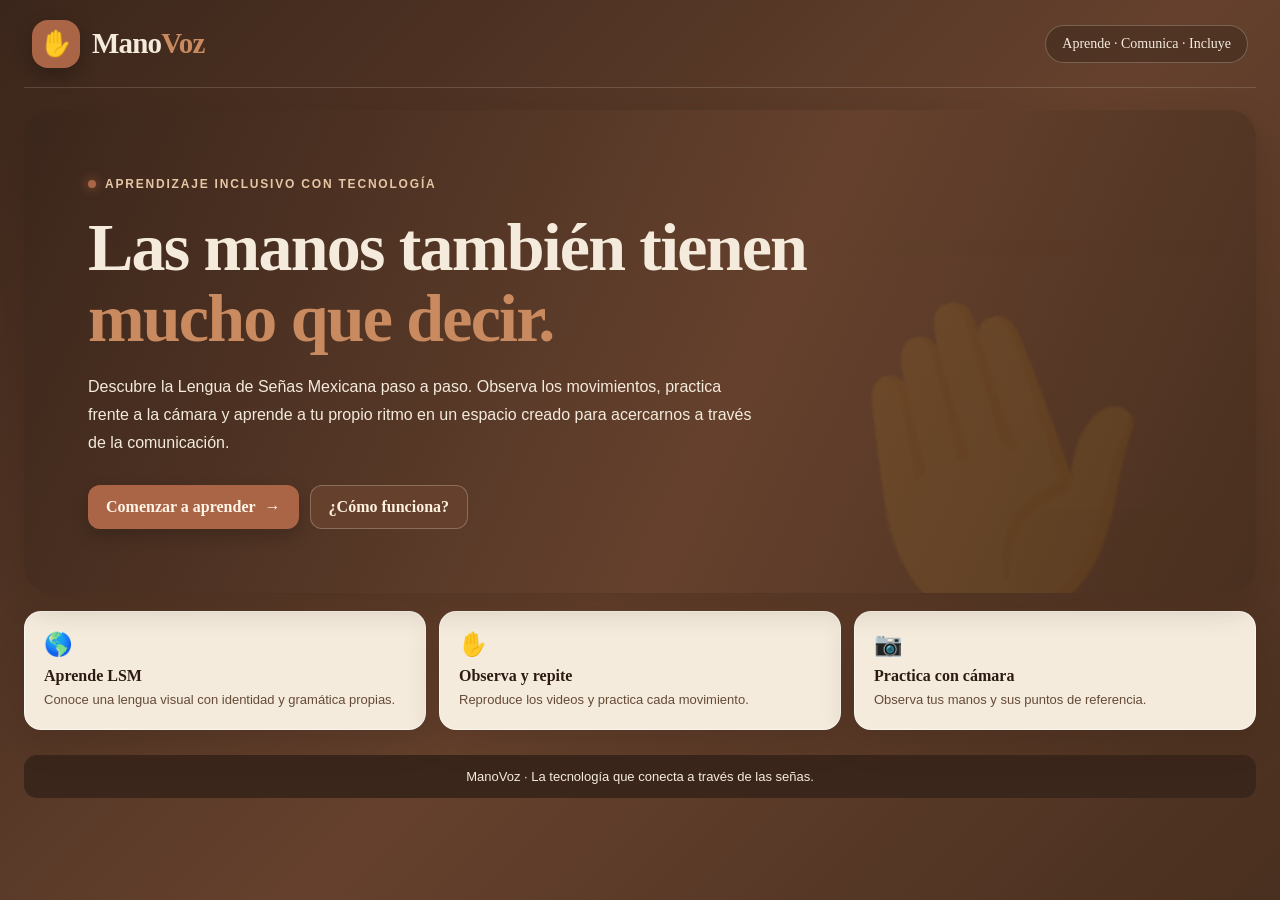
<file: index.html>
<!DOCTYPE html>
<html lang="es">
<head>
<meta charset="UTF-8">
<meta name="viewport" content="width=device-width, initial-scale=1.0">
<meta name="theme-color" content="#3B261B">
<title>ManoVoz | Aprende lengua de señas</title>
<link rel="stylesheet" href="ManoVoz.css">
</head>
<body>
<!-- Todo el contenido de la página queda dentro de este bloque. -->
<main class="shell">

<header class="topbar">
  <div class="brand">
    <div class="brand-mark">✋</div>
    <div>Mano<span>Voz</span></div>
  </div>
  <div class="top-tag">Aprende · Comunica · Incluye</div>
</header>

<!-- Primera pantalla que ve quien entra a ManoVoz. -->
<section id="home" class="view">
  <div class="hero">
    <div class="eyebrow"><span class="dot"></span> Aprendizaje inclusivo con tecnología</div>
    <h1>Las manos también tienen <span>mucho que decir.</span></h1>
    <p class="hero-copy">Descubre la Lengua de Señas Mexicana paso a paso. Observa los movimientos, practica frente a la cámara y aprende a tu propio ritmo en un espacio creado para acercarnos a través de la comunicación.</p>
    <div class="hero-actions">
      <button class="btn btn-primary" id="goSetup">Comenzar a aprender <span>→</span></button>
      <button class="btn btn-ghost" id="howWorks">¿Cómo funciona?</button>
    </div>
  </div>

  <div class="hero-bottom">
    <div class="feature"><div class="feature-icon">🌎</div><div><strong>Aprende LSM</strong><small>Conoce una lengua visual con identidad y gramática propias.</small></div></div>
    <div class="feature"><div class="feature-icon">✋</div><div><strong>Observa y repite</strong><small>Reproduce los videos y practica cada movimiento.</small></div></div>
    <div class="feature"><div class="feature-icon">📷</div><div><strong>Practica con cámara</strong><small>Observa tus manos y sus puntos de referencia.</small></div></div>
  </div>
</section>

<!-- Los datos se piden aquí y se guardan en el navegador. -->
<section id="setup" class="panel view hidden">
  <div class="panel-head">
    <div><h2>Prepara tu aprendizaje</h2><p class="sub">Personaliza tu espacio antes de comenzar.</p></div>
    <span class="step-pill">PASO 1 DE 2</span>
  </div>

  <div class="form-grid">
    <div class="field"><label for="email">Correo para guardar tu progreso</label><input id="email" type="email" placeholder="tunombre@correo.com" autocomplete="email" required></div>
    <div class="field"><label for="name">¿Cómo te llamas? (opcional)</label><input id="name" type="text" placeholder="Escribe tu nombre" autocomplete="given-name"></div>
    <div class="field"><label for="uiLanguage">Idioma de la página</label><select id="uiLanguage"><option>Español</option><option>English</option></select></div>
    <div class="field"><label for="signLanguage">Lengua de señas que quieres aprender</label><select id="signLanguage"><option>Lengua de Señas Mexicana (LSM)</option></select></div>
    <div class="field"><label for="topic">Tema que quieres practicar</label>
      <select id="topic">
        <option>Abecedario</option>
        <option>Números</option>
        <option>Saludos</option>
        <option>Palabras básicas</option>
        <option>Frases</option>
      </select>
    </div>
  </div>

  <div class="level-block">
    <label class="level-title">Selecciona tu nivel</label>
    <div class="levels">
      <div class="level-option"><input type="radio" name="level" id="beginner" value="Principiante" checked><label for="beginner"><span><strong>🌱 Principiante</strong><small>Primeros pasos y señas básicas.</small></span></label></div>
      <div class="level-option"><input type="radio" name="level" id="intermediate" value="Intermedio"><label for="intermediate"><span><strong>🌿 Intermedio</strong><small>Más palabras y expresiones.</small></span></label></div>
      <div class="level-option"><input type="radio" name="level" id="advanced" value="Avanzado"><label for="advanced"><span><strong>🚀 Avanzado</strong><small>Frases y práctica más compleja.</small></span></label></div>
    </div>
  </div>

  <div class="actions-row">
    <button class="btn btn-primary" id="start">Ir a la práctica →</button>
    <button class="btn btn-ghost" id="backHome">Volver</button>
  </div>
  <p class="disclaimer">Las lenguas de señas no son universales. Esta versión se enfoca en LSM y sus ejemplos deben consultarse con materiales confiables.</p>
</section>

<!-- En esta sección se muestran el material y la cámara. -->
<section id="practice" class="view hidden">
  <div class="panel-head practice-head">
    <div><h2 id="practiceTitle">Tu espacio de práctica</h2><p class="sub" id="welcome">¡Vamos a aprender!</p></div>
    <div class="account-actions">
      <span class="step-pill">TU ESPACIO DE APRENDIZAJE</span>
      <button class="btn btn-ghost" id="changeAccount" type="button">Cambiar cuenta / salir</button>
    </div>
  </div>

  <div class="panel encouragement">
    <strong>¡Tú puedes!</strong>
    <span>La constancia es la clave para comunicar sin límites.</span>
  </div>

  <div class="learning-grid">
    <article class="guide-card reference-card">
      <div class="guide-head"><h3>▣ &nbsp;Observa el movimiento</h3><span class="tag">VIDEO DE REFERENCIA</span></div>
      <p class="guide-description" id="guideText">Observa el movimiento y repítelo frente a la cámara.</p>
      <div class="field reference-picker">
        <label for="practiceItem">Selecciona una letra o material para practicar</label>
        <select id="practiceItem" aria-label="Seleccionar material de LSM"></select>
      </div>
      <div class="resource-frame">
        <video id="referenceVideo" class="reference-video" controls playsinline preload="metadata">Tu navegador no puede reproducir este video.</video>
        <iframe id="referenceFrame" title="Video de aprendizaje de Lengua de Señas Mexicana" loading="lazy" allow="accelerometer; autoplay; clipboard-write; encrypted-media; gyroscope; picture-in-picture; web-share" referrerpolicy="strict-origin-when-cross-origin" allowfullscreen hidden></iframe>
        <div class="frame-fallback" id="frameFallback">El video de práctica aparecerá aquí, dentro de ManoVoz.</div>
      </div>
      <p class="demo-caption" id="demoCaption">Material de referencia de LSM. Selecciona una letra para cambiar el ejemplo.</p>
      <div class="demo-controls">
        <a class="btn btn-primary" id="openReference" href="https://www.educacionincluyente.org/" target="_blank" rel="noopener">Ver fuente original ↗</a>
        <button class="btn btn-ghost" id="reloadReference" type="button">↻ Recargar video</button>
      </div>
      <p class="source-credit" id="sourceCredit">Material educativo de referencia para LSM.</p>
    </article>

    <article class="camera-card call-card">
      <div class="guide-head"><h3>▣ &nbsp;Practica frente a la cámara</h3><span class="tag">TU PRÁCTICA</span></div>
      <p class="guide-description">Mira el video y repite el movimiento mientras te observas aquí.</p>
      <div class="camera-stage" id="cameraStage">
        <div class="call-label">● EN VIVO <span>Tú</span></div>
        <video id="video" autoplay playsinline muted></video>
        <canvas id="overlay"></canvas>
        <div id="placeholder" class="placeholder">Tu cámara aparecerá aquí.<br>Actívala cuando estés listo.</div>
      </div>
      <div class="camera-adjustments">
        <label for="cameraZoom">Acercamiento <output id="zoomValue">1.0×</output></label>
        <input id="cameraZoom" type="range" min="1" max="2.5" step="0.1" value="1">
        <label for="cameraHeight">Tamaño de ventana <output id="heightValue">420 px</output></label>
        <input id="cameraHeight" type="range" min="280" max="620" step="10" value="420">
      </div>
      <details class="position-guide">
        <summary>Cómo colocar el brazo y la mano</summary>
        <p>Procura mantener el hombro, el codo, la muñeca y la mano dentro del encuadre. La imagen es una referencia general; cada seña puede necesitar una posición distinta.</p>
        <img class="arm-guide" src="https://www.clipartmax.com/png/middle/43-434229_arm-clip-art.png" alt="Ilustración de un brazo doblado con la mano abierta y los dedos extendidos" loading="lazy">
        <a class="guide-image-link" href="https://www.clipartmax.com/png/middle/43-434229_arm-clip-art.png" target="_blank" rel="noopener">Abrir imagen para guardarla ↗</a>
        <small class="guide-image-credit">Imagen de referencia: <a href="https://www.clipartmax.com/middle/m2i8H7i8Z5G6H7H7_arm-clip-art/" target="_blank" rel="noopener">ClipartMax</a>.</small>
      </details>
      <div class="subtitle" id="subtitle" aria-live="polite">Tu práctica aparecerá aquí.</div>
      <div class="status" id="status">Pulsa “Activar cámara” para comenzar.</div>
      <div class="camera-actions">
        <button class="btn btn-primary" id="activate">Activar cámara</button>
        <button class="btn btn-ghost" id="newChallenge" type="button">Otra práctica ↻</button>
        <button class="btn btn-ghost" id="stop">Apagar cámara</button>
      </div>
    </article>
  </div>

  <div class="panel tips-panel">
    <div><strong>Sobre esta práctica</strong><p class="disclaimer">Observa con atención la forma y orientación de la mano. Repite el movimiento a tu ritmo y consulta fuentes de LSM para confirmar cada seña.</p></div>
    <div><strong>Consejos para practicar</strong><p class="disclaimer">Busca buena iluminación, mantén las manos dentro del encuadre y pausa el video cuando necesites observar un detalle.</p></div>
  </div>

  <p class="disclaimer">Aviso: la cámara detecta puntos de referencia de las manos, pero todavía no identifica ni califica automáticamente qué seña realizas. Para esa función se necesita un modelo entrenado y validado con ejemplos de LSM.</p>
  <button class="back-link" id="backSetup">← Cambiar mis opciones</button>
</section>

<div class="how-overlay hidden" id="howModal" role="dialog" aria-modal="true" aria-labelledby="howTitle">
  <section class="how-modal">
    <button class="how-close" id="closeHow" type="button" aria-label="Cerrar">×</button>
    <div class="eyebrow"><span class="dot"></span> CONOCE MANOVOZ</div>
    <h2 id="howTitle">¿Qué es ManoVoz?</h2>
    <p>ManoVoz es una página educativa diseñada para acercar a estudiantes a la Lengua de Señas Mexicana (LSM) mediante materiales visuales y práctica interactiva. Su propósito es promover el aprendizaje, la comunicación y la inclusión.</p>
    <div class="how-steps">
      <div class="how-step"><strong>1. Crea tu perfil</strong><p>Escribe un correo para identificar tu perfil en este dispositivo y conservar tus datos de práctica.</p></div>
      <div class="how-step"><strong>2. Elige qué aprender</strong><p>Selecciona un tema y tu nivel: principiante, intermedio o avanzado.</p></div>
      <div class="how-step"><strong>3. Observa las señas</strong><p>Consulta el video de referencia, pausa cuando lo necesites y repite los movimientos.</p></div>
      <div class="how-step"><strong>4. Practica con la cámara</strong><p>Activa la cámara para ver tu mano y los puntos que detecta el sistema.</p></div>
    </div>
    <p><strong>Importante:</strong> la cámara detecta puntos de referencia de las manos, pero esta versión todavía no reconoce ni califica automáticamente las señas. Los videos son material de apoyo; conviene aprender con personas y fuentes especializadas en LSM.</p>
    <div class="privacy-note"><strong>Privacidad:</strong> este prototipo guarda el correo y las preferencias únicamente en el almacenamiento local del navegador. No envía el correo a un servidor ni permite recuperar el perfil en otro dispositivo. Para una demostración escolar, usa un correo de prueba y no ingreses información personal sensible.</div>
    <div class="actions-row"><button class="btn btn-primary" id="understoodHow" type="button">Entendido</button></div>
  </section>
</div>

<footer>ManoVoz · La tecnología que conecta a través de las señas.</footer>
</main>

<script type="module">
function obtenerElemento(id) {
  return document.getElementById(id);
}
let camara = null;
let detectorManos = null;
let detectorBrazos = null;
let animacion = 0;
const secciones = ["home", "setup", "practice"];
const letras = "ABCDEFGHIJKLMNOPQRSTUVWXYZ".split("");

// Los videos se organizan por tema para que sea más sencillo cambiarlos.
const materiales={
 "Abecedario":{
   kind:"mp4",
   label:"Abecedario en LSM",
   video:"https://www.educacionincluyente.org/wp-content/uploads/2019/10/Video-ABC.mp4",
   url:"https://www.educacionincluyente.org/",
   caption:"Video del abecedario en Lengua de Señas Mexicana. El video muestra el alfabeto completo; selecciona una letra para enfocarte en ella.",
   credit:"Video: Educación Incluyente, A.C. · Abecedario en Lengua de Señas Mexicana."
 },
 "Números":{
   kind:"youtube",
   label:"Números en LSM",
   video:"1pLA_oJwCmw",
   url:"https://www.youtube.com/watch?v=1pLA_oJwCmw",
   caption:"Video de números en Lengua de Señas Mexicana. Observa y pausa para repetir cada ejemplo.",
   credit:"Video: ¡Aprende Lengua de Señas Mexicana! · Números del 1 al millón."
 },
 "Saludos":{
   kind:"mp4",
   label:"Saludos en LSM",
   video:"https://www.educacionincluyente.org/wp-content/uploads/2022/02/Saludos-en-LSM.mp4",
   url:"https://www.educacionincluyente.org/",
   caption:"Video de saludos y expresiones cotidianas en LSM: observa cada seña y repítela frente a la cámara.",
   credit:"Video: Educación Incluyente, A.C. · Saludos en LSM."
 },
 "Palabras básicas":{
   kind:"mp4",
   label:"Expresiones básicas en LSM",
   video:"https://www.educacionincluyente.org/wp-content/uploads/2022/02/Saludos-en-LSM.mp4",
   url:"https://www.educacionincluyente.org/",
   caption:"Para comenzar, practica expresiones básicas de cortesía y comunicación. Este material incluye saludos y expresiones cotidianas.",
   credit:"Video: Educación Incluyente, A.C. · Saludos en LSM."
 },
 "Frases":{
   kind:"mp4",
   label:"Frases y expresiones en LSM",
   video:"https://www.educacionincluyente.org/wp-content/uploads/2022/02/Saludos-en-LSM.mp4",
   url:"https://www.educacionincluyente.org/",
   caption:"Practica las expresiones del video. Puedes pausar, repetir y observarte al mismo tiempo en la cámara.",
   credit:"Video: Educación Incluyente, A.C. · Saludos en LSM."
 }
};

// Retos de texto para practicar. No representan una lectura automática de la cámara.
const retosPorTema={
 "Abecedario":letras,
 "Números":["1","2","3","4","5","6","7","8","9","10"],
 "Saludos":["HOLA","BUENOS DÍAS","BUENAS TARDES","BUENAS NOCHES","ADIÓS"],
 "Palabras básicas":["GRACIAS","POR FAVOR","AGUA","CASA","AMIGO/A"],
 "Frases":["¿CÓMO ESTÁS?","MI NOMBRE ES…","MUCHO GUSTO","¿CÓMO TE LLAMAS?"]
};

// Solo una de estas pantallas queda visible a la vez.
function show(id){
  secciones.forEach(v=>obtenerElemento(v).classList.toggle("hidden",v!==id));
  window.scrollTo({top:0,behavior:"smooth"});
}

// Actualiza el video y el texto cuando se cambia el tema.
function mostrarReto(valor){
  const tema=obtenerElemento("topic").value;
  const nombre=tema==="Abecedario"?"Letra":"Reto";
  obtenerElemento("subtitle").textContent=nombre+": "+valor;
  obtenerElemento("guideText").textContent="Toma el video como apoyo y practica este reto frente a la cámara. No todos los retos tienen un clip individual.";
}

function renderReference(){
  const topic=obtenerElemento("topic").value;
  const data=materiales[topic]||materiales["Abecedario"];
  const picker=obtenerElemento("practiceItem");
  const previous=picker.value;
  const opciones=[...(retosPorTema[topic]||retosPorTema["Abecedario"])];
  if(topic==="Saludos"||topic==="Palabras básicas"||topic==="Frases"){
    opciones.sort((a,b)=>a.localeCompare(b,"es",{sensitivity:"base"}));
  }

  picker.innerHTML="";
  opciones.forEach(valor=>{
    const option=document.createElement("option");
    option.value=valor;
    option.textContent=topic==="Abecedario"?"Letra "+valor:valor;
    picker.appendChild(option);
  });

  // Mantiene la opción anterior si existe; de lo contrario elige una al azar.
  picker.value=opciones.includes(previous)
    ? previous
    : opciones[Math.floor(Math.random()*opciones.length)];

  const video=obtenerElemento("referenceVideo");
  const frameEl=obtenerElemento("referenceFrame");
  obtenerElemento("openReference").href=data.url;
  obtenerElemento("frameFallback").textContent="Si el video no carga, revisa tu conexión a internet o abre la fuente original.";

  if(data.kind==="mp4"){
    frameEl.hidden=true;
    frameEl.src="about:blank";
    video.hidden=false;
    video.src=data.video;
    video.load();
  }else{
    video.pause();
    video.removeAttribute("src");
    video.load();
    video.hidden=true;
    frameEl.hidden=false;
    frameEl.src="https://www.youtube-nocookie.com/embed/"+data.video+"?rel=0";
  }

  const item=picker.value;
  obtenerElemento("demoCaption").textContent=data.caption;
  obtenerElemento("sourceCredit").textContent=data.credit;
  mostrarReto(item);
}
try{
  const saved=JSON.parse(localStorage.getItem("manovoz_perfil")||"null");
  if(saved){
    obtenerElemento("email").value=saved.email||"";
    obtenerElemento("name").value=saved.name||"";
    if(saved.language)obtenerElemento("signLanguage").value=saved.language;
    if(saved.topic)obtenerElemento("topic").value=saved.topic;
    const levelInput=document.querySelector('input[name="level"][value="'+saved.level+'"]');
    if(levelInput)levelInput.checked=true;
  }
}catch(e){}

// Coloca en pantalla las opciones que eligió la persona.
function enterPractice(profile){
  obtenerElemento("email").value=profile.email||"";
  obtenerElemento("name").value=profile.name||"";
  if(profile.language)obtenerElemento("signLanguage").value=profile.language;
  if(profile.topic)obtenerElemento("topic").value=profile.topic;

  const levelInput=document.querySelector('input[name="level"][value="'+(profile.level||"Principiante")+'"]');
  if(levelInput)levelInput.checked=true;

  const language=profile.language||obtenerElemento("signLanguage").value;
  const level=profile.level||"Principiante";
  const topic=profile.topic||obtenerElemento("topic").value;

  obtenerElemento("practiceTitle").textContent="Práctica: "+topic;
  obtenerElemento("welcome").textContent=(profile.name?"¡Hola, "+profile.name+"! ":"¡Comencemos! ")+"Elegiste "+language+" · Nivel "+level+".";
  renderReference();
  show("practice");
}

obtenerElemento("goSetup").onclick=()=>{
  let saved=null;
  try{saved=JSON.parse(localStorage.getItem("manovoz_perfil")||"null")}catch(e){}
  if(saved&&saved.email)enterPractice(saved);
  else show("setup");
};

obtenerElemento("changeAccount").onclick=async()=>{
  await stopCamera();
  try{
    localStorage.removeItem("manovoz_perfil");
    localStorage.removeItem("manovoz_ultimo_correo");
  } catch (error) { /* Si el navegador no permite guardar, la página puede continuar. */ }
  obtenerElemento("email").value="";
  obtenerElemento("name").value="";
  obtenerElemento("topic").value="Abecedario";
  obtenerElemento("signLanguage").selectedIndex=0;
  const beginner=document.querySelector('input[name="level"][value="Principiante"]');
  if(beginner)beginner.checked=true;
  show("setup");
  obtenerElemento("email").focus();
};

function openHow(){
  obtenerElemento("howModal").classList.remove("hidden");
  obtenerElemento("closeHow").focus();
}
function closeHow(){
  obtenerElemento("howModal").classList.add("hidden");
  obtenerElemento("howWorks").focus();
}

obtenerElemento("howWorks").onclick=openHow;
obtenerElemento("closeHow").onclick=closeHow;
obtenerElemento("understoodHow").onclick=closeHow;
obtenerElemento("howModal").addEventListener("click",e=>{
  if(e.target===obtenerElemento("howModal"))closeHow();
});
document.addEventListener("keydown",e=>{
  if(e.key==="Escape"&&!obtenerElemento("howModal").classList.contains("hidden"))closeHow();
});

obtenerElemento("backHome").onclick=()=>show("home");
obtenerElemento("topic").addEventListener("change",renderReference);

obtenerElemento("practiceItem").addEventListener("change",()=>{
  mostrarReto(obtenerElemento("practiceItem").value);
});

obtenerElemento("newChallenge").onclick=()=>{
  const picker=obtenerElemento("practiceItem");
  const opciones=Array.from(picker.options).map(option=>option.value);
  if(!opciones.length)return;

  let siguiente=opciones[Math.floor(Math.random()*opciones.length)];
  if(opciones.length>1){
    while(siguiente===picker.value){
      siguiente=opciones[Math.floor(Math.random()*opciones.length)];
    }
  }
  picker.value=siguiente;
  mostrarReto(siguiente);
};

obtenerElemento("reloadReference").onclick=()=>renderReference();

obtenerElemento("start").onclick=()=>{
  const email=obtenerElemento("email").value.trim().toLowerCase();
  if(!email||!obtenerElemento("email").checkValidity()){
    obtenerElemento("email").reportValidity();
    obtenerElemento("email").focus();
    return;
  }

  const name=obtenerElemento("name").value.trim();
  const language=obtenerElemento("signLanguage").value;
  const level=document.querySelector('input[name="level"]:checked').value;
  const topic=obtenerElemento("topic").value;
  const profile={email,name,language,level,topic,lastVisit:new Date().toISOString()};

  try{
    localStorage.setItem("manovoz_perfil",JSON.stringify(profile));
    localStorage.setItem("manovoz_ultimo_correo",email);
  }catch(e){
    alert("No se pudo guardar el perfil en este navegador. Puedes continuar, pero los datos podrían no conservarse.");
  }

  enterPractice(profile);
};

obtenerElemento("backSetup").onclick=async()=>{
  await stopCamera();
  show("setup");
};

function status(t){obtenerElemento("status").textContent=t}

// Detiene la cámara y también limpia el dibujo de los puntos.
async function stopCamera(){
  if(animacion)cancelAnimationFrame(animacion);
  animacion=0;
  if(camara)camara.getTracks().forEach(t=>t.stop());
  camara=null;
  obtenerElemento("video").srcObject=null;
  obtenerElemento("placeholder").classList.remove("hidden");
  obtenerElemento("overlay").width=1;
  obtenerElemento("overlay").height=1;
  if(obtenerElemento("practiceItem").value)mostrarReto(obtenerElemento("practiceItem").value);else obtenerElemento("subtitle").textContent="Elige un reto para comenzar.";
}

obtenerElemento("stop").onclick=stopCamera;

// Estos controles cambian solo el encuadre que se muestra en pantalla.
obtenerElemento("cameraZoom").addEventListener("input",e=>{
  const zoom=Number(e.target.value);
  obtenerElemento("cameraStage").style.setProperty("--camera-zoom",String(zoom));
  obtenerElemento("zoomValue").textContent=zoom.toFixed(1)+"×";
});
obtenerElemento("cameraHeight").addEventListener("input",e=>{
  const height=Number(e.target.value);
  obtenerElemento("cameraStage").style.height=height+"px";
  obtenerElemento("heightValue").textContent=height+" px";
});

obtenerElemento("activate").onclick=async()=>{
  await stopCamera();

  if(!navigator.mediaDevices?.getUserMedia){
    status("No se puede solicitar la cámara desde esta dirección. Abre la página mediante HTTPS o localhost; abrir el archivo directamente puede bloquearla.");
    return;
  }
  if(!window.isSecureContext){
    status("Esta dirección no es segura para usar la cámara. Abre ManoVoz desde HTTPS o localhost.");
    return;
  }

  try{
    status("Solicitando permiso para usar la cámara…");
    camara=await navigator.mediaDevices.getUserMedia({
      audio:false,
      video:{facingMode:"user",width:{ideal:1280},height:{ideal:720}}
    });
    obtenerElemento("video").srcObject=camara;
    await obtenerElemento("video").play();
    obtenerElemento("placeholder").classList.add("hidden");
    mostrarReto(obtenerElemento("practiceItem").value);
    status("Cámara conectada. Cargando detector de manos…");
    await loadDetector();
    if(detectorManos)detect();
  }catch(e){
    let msg="No se pudo abrir la cámara.";
    if(["NotAllowedError","PermissionDeniedError"].includes(e.name))msg="El acceso fue bloqueado. Revisa el permiso de cámara de este sitio en Chrome y los ajustes de privacidad de Android.";
    if(e.name==="NotFoundError")msg="No se encontró una cámara disponible.";
    if(e.name==="NotReadableError")msg="La cámara podría estar ocupada por otra aplicación. Cierra otras apps que la usen.";
    status(msg+" ("+(e.name||"Error")+")");
    obtenerElemento("subtitle").textContent="No se pudo activar la cámara.";
  }
};

// Esta herramienta encuentra puntos de la mano; no interpreta señas completas.
async function loadDetector(){
  try{
    const vision=await import("https://cdn.jsdelivr.net/npm/@mediapipe/tasks-vision@0.10.14");
    const files=await vision.FilesetResolver.forVisionTasks(
      "https://cdn.jsdelivr.net/npm/@mediapipe/tasks-vision@0.10.14/wasm"
    );

    try{
      detectorManos=await vision.HandLandmarker.createFromOptions(files,{
        baseOptions:{
          modelAssetPath:"https://storage.googleapis.com/mediapipe-models/hand_landmarker/hand_landmarker/float16/1/hand_landmarker.task",
          delegate:"GPU"
        },
        runningMode:"VIDEO",
        numHands:2
      });
    }catch(error){
      detectorManos=null;
    }

    try{
      detectorBrazos=await vision.PoseLandmarker.createFromOptions(files,{
        baseOptions:{
          modelAssetPath:"https://storage.googleapis.com/mediapipe-models/pose_landmarker/pose_landmarker_lite/float16/1/pose_landmarker_lite.task",
          delegate:"GPU"
        },
        runningMode:"VIDEO",
        numPoses:1
      });
    }catch(error){
      detectorBrazos=null;
    }

    if(detectorManos||detectorBrazos){
      const partes=[];
      if(detectorManos)partes.push("manos");
      if(detectorBrazos)partes.push("brazos");
      status("Detector listo: se están localizando "+partes.join(" y ")+". No reconoce señas completas.");
    }else{
      status("No se pudieron cargar los detectores. Revisa tu conexión a internet.");
    }
  }catch(e){
    status("No se pudo cargar MediaPipe. Revisa tu conexión a internet.");
  }
}

// Se repite mientras la cámara está encendida para actualizar los puntos.
function detect(){
  if(!camara)return;
  const v=obtenerElemento("video");
  const c=obtenerElemento("overlay");
  const ctx=c.getContext("2d");

  if(v.readyState>=2&&(detectorManos||detectorBrazos)){
    if(c.width!==v.videoWidth||c.height!==v.videoHeight){
      c.width=v.videoWidth;
      c.height=v.videoHeight;
    }
    ctx.clearRect(0,0,c.width,c.height);

    try{
      // Puntos de las manos y líneas de los dedos.
      const tiempo=performance.now();
      const resultadoManos=detectorManos
        ? detectorManos.detectForVideo(v,tiempo).landmarks||[]
        : [];
      const resultadoBrazos=detectorBrazos
        ? detectorBrazos.detectForVideo(v,tiempo).landmarks||[]
        : [];

      if(detectorManos){
        const hands=resultadoManos;
        hands.forEach(points=>{
          ctx.fillStyle="#F4EBDD";
          ctx.strokeStyle="#AA6547";
          ctx.lineWidth=3;

          const dentro=(p)=>p&&p.x>=0&&p.x<=1&&p.y>=0&&p.y<=1;
          points.forEach(p=>{
            if(!dentro(p))return;
            ctx.beginPath();
            ctx.arc(p.x*c.width,p.y*c.height,5,0,Math.PI*2);
            ctx.fill();
          });

          [[0,1],[1,2],[2,3],[3,4],[0,5],[5,6],[6,7],[7,8],[5,9],[9,10],[10,11],[11,12],[9,13],[13,14],[14,15],[15,16],[13,17],[17,18],[18,19],[19,20],[0,17]].forEach(([a,b])=>{
            if(!dentro(points[a])||!dentro(points[b]))return;
            ctx.beginPath();
            ctx.moveTo(points[a].x*c.width,points[a].y*c.height);
            ctx.lineTo(points[b].x*c.width,points[b].y*c.height);
            ctx.stroke();
          });
        });
      }

      // PoseLandmarker ubica hombros, codos y muñecas para mostrar los brazos.
      if(detectorBrazos){
        const poses=resultadoBrazos;
        poses.forEach(pose=>{
          const segmentos=[[11,13],[13,15],[12,14],[14,16]];
          ctx.strokeStyle="#E8B887";
          ctx.fillStyle="#FFF9F0";
          ctx.lineWidth=6;
          ctx.lineCap="round";

          segmentos.forEach(([a,b])=>{
            const inicio=pose[a];
            const fin=pose[b];
            const visible=(p)=>p&&(p.visibility??1)>0.45&&p.x>=0&&p.x<=1&&p.y>=0&&p.y<=1;
            if(visible(inicio)&&visible(fin)){
              ctx.beginPath();
              ctx.moveTo(inicio.x*c.width,inicio.y*c.height);
              ctx.lineTo(fin.x*c.width,fin.y*c.height);
              ctx.stroke();
            }
          });

          [11,12,13,14,15,16].forEach(i=>{
            const punto=pose[i];
            if(punto&&(punto.visibility??1)>0.45&&punto.x>=0&&punto.x<=1&&punto.y>=0&&punto.y<=1){
              ctx.beginPath();
              ctx.arc(punto.x*c.width,punto.y*c.height,7,0,Math.PI*2);
              ctx.fill();
            }
          });
        });
      }

      const manos=resultadoManos.length;
      const brazos=resultadoBrazos.length;
      status((manos?"Manos localizadas. ":"")+(brazos?"Brazos localizados. ":"")+
        (manos||brazos?"Los puntos son referencias visuales, no evaluación de la seña.":"Acércate un poco y procura que tus hombros, brazos y manos queden dentro de la imagen."));
    }catch(e){
      status("No se pudo actualizar el seguimiento. Intenta acomodarte frente a la cámara.");
    }
  }

  animacion=requestAnimationFrame(detect);
}
</script>
</body>
</html>
</file>
<file: ManoVoz.css>
/* Colores que se usan en distintas partes del diseño. */
:root {
  --soil: #3B261B;
  --roman: #65412D;
  --wood: #805638;
  --terra: #AA6547;
  --ivory: #F4EBDD;
  --cream: #F4EBDD;
  --paper: #E9D8C0;
  --ink: #2D1B12;
  --muted: #654A36;
  --line: rgba(73,47,31,.18);
  --shadow: 0 12px 32px rgba(47,27,15,.22);
}

* {
  box-sizing: border-box;
}

html {
  scroll-behavior: smooth;
}

body {
  margin: 0;
  min-height: 100vh;
  background: linear-gradient(135deg,#3B261B,#65412D 55%,#492F1F);
  color: var(--ink);
  font-family: Georgia,"Times New Roman",serif;
}

button,input,select {
  font: inherit;
}

button {
  cursor: pointer;
}

/* Ancho máximo y margen general de la página. */
.shell {
  width: min(1500px,100%);
  margin: auto;
  padding: 0 24px 24px;
}

.topbar {
  height: 88px;
  display: flex;
  align-items: center;
  justify-content: space-between;
  gap: 16px;
  padding: 0 8px;
  border-bottom: 1px solid #ffffff25;
  margin-bottom: 22px;
}

.brand {
  display: flex;
  align-items: center;
  gap: 12px;
  font-weight: 900;
  font-size: 29px;
  color: var(--cream);
  letter-spacing: -.8px;
}

.brand-mark {
  width: 48px;
  height: 48px;
  border-radius: 16px;
  background: var(--terra);
  display: grid;
  place-items: center;
  color: #fff0dc;
  font-size: 25px;
  box-shadow: 0 7px 18px #0004;
}

.brand span {
  color: #C98A5F;
}

.top-tag {
  color: var(--cream);
  font-size: 14px;
  background: #0003;
  border: 1px solid #f3e7d544;
  border-radius: 999px;
  padding: 10px 16px;
}

.view {
  animation: appear .3s ease both;
}

@keyframes appear {
  from {opacity:0;transform:translateY(7px)}
  to {opacity:1;transform:translateY(0)}
}

/* Portada principal. */
.hero {
  position: relative;
  overflow: hidden;
  border-radius: 27px;
  padding: clamp(28px,5vw,64px);
  background: linear-gradient(115deg,#3B261B 0%,#65412D 58%,#492F1F 100%);
  color: var(--cream);
  box-shadow: var(--shadow);
}

.hero:after {
  content: "✋";
  position: absolute;
  right: 6%;
  bottom: -38px;
  font-size: clamp(150px,23vw,300px);
  opacity: .08;
  transform: rotate(-15deg);
}

.eyebrow {
  display: inline-flex;
  align-items: center;
  gap: 9px;
  color: #E6C6A5;
  font: 700 12px Arial,sans-serif;
  letter-spacing: 1.8px;
  text-transform: uppercase;
}

.dot {
  width: 8px;
  height: 8px;
  border-radius: 50%;
  background: var(--terra);
  box-shadow: 0 0 12px var(--terra);
}

.hero h1 {
  font-size: clamp(38px,6vw,68px);
  line-height: 1.04;
  letter-spacing: -1.8px;
  max-width: 740px;
  margin: 20px 0;
}

.hero h1 span {
  color: #C98A5F;
}

.hero-copy {
  color: var(--cream);
  font: 16px/1.75 Arial,sans-serif;
  max-width: 670px;
  margin-bottom: 28px;
}

.hero-actions {
  display: flex;
  flex-wrap: wrap;
  gap: 11px;
  position: relative;
  z-index: 1;
}

.btn {
  display: inline-flex;
  justify-content: center;
  align-items: center;
  gap: 9px;
  border: 0;
  border-radius: 12px;
  padding: 12px 18px;
  font-weight: 700;
  text-decoration: none;
  transition: transform .18s,filter .18s,background .18s;
}

.btn:hover {
  transform: translateY(-2px);
  filter: brightness(1.06);
}

.btn-primary {
  background: var(--terra);
  color: #fff4e8;
  box-shadow: 0 7px 18px #0003;
}

.btn-ghost {
  background: var(--roman);
  color: #fff1df;
  border: 1px solid #f3e7d544;
}

.hero-bottom {
  display: grid;
  grid-template-columns: repeat(3,1fr);
  gap: 13px;
  margin-top: 18px;
}

.feature {
  background: var(--cream);
  border: 1px solid #fff8;
  border-radius: 17px;
  padding: 19px;
  color: var(--ink);
  box-shadow: var(--shadow);
}

.feature-icon {
  font-size: 23px;
  margin-bottom: 9px;
}

.feature strong {
  display: block;
  font-size: 16px;
  margin-bottom: 5px;
}

.feature small {
  color: var(--muted);
  font: 13px/1.5 Arial,sans-serif;
}

.panel {
  background: var(--cream);
  border: 1px solid #fff8;
  border-radius: 23px;
  padding: clamp(18px,3vw,30px);
  box-shadow: var(--shadow);
  margin-top: 18px;
}

.panel-head {
  display: flex;
  align-items: flex-start;
  justify-content: space-between;
  gap: 15px;
  margin-bottom: 22px;
}

.panel h2 {
  font-size: clamp(23px,3vw,30px);
  margin: 0 0 7px;
  color: var(--soil);
}

.sub {
  color: var(--muted);
  margin: 0;
  line-height: 1.55;
  font: 14px/1.55 Arial,sans-serif;
}

.step-pill {
  white-space: nowrap;
  border: 1px solid #AA654755;
  border-radius: 999px;
  padding: 8px 12px;
  color: var(--wood);
  font: 700 11px Arial,sans-serif;
  letter-spacing: .7px;
}

.form-grid {
  display: grid;
  grid-template-columns: repeat(2,minmax(0,1fr));
  gap: 17px;
}

.field label {
  display: block;
  font: 700 13px Arial,sans-serif;
  color: var(--wood);
  margin: 0 0 8px;
}

.field input,
.field select {
  width: 100%;
  min-height: 48px;
  padding: 12px 14px;
  border: 1px solid #70533655;
  border-radius: 11px;
  background: #FFF9F0;
  color: var(--soil);
  outline: none;
}

.field input:focus,
.field select:focus {
  border-color: var(--terra);
  box-shadow: 0 0 0 3px #AA654722;
}

.level-block {
  margin-top: 20px;
}

.level-title {
  display: block;
  color: var(--wood);
  font: 700 13px Arial,sans-serif;
  margin-bottom: 9px;
}

.levels {
  display: grid;
  grid-template-columns: repeat(3,1fr);
  gap: 11px;
}

.level-option {
  position: relative;
}

.level-option input {
  position: absolute;
  opacity: 0;
  pointer-events: none;
}

.level-option label {
  display: block;
  height: 100%;
  border: 1px solid #70533655;
  border-radius: 14px;
  padding: 15px;
  background: #FFF9F0;
  cursor: pointer;
  transition: .2s;
}

.level-option label strong {
  display: block;
  margin-bottom: 5px;
  color: var(--soil);
}

.level-option label small {
  color: var(--muted);
  font: 12px/1.4 Arial,sans-serif;
}

.level-option input:checked+label {
  border-color: var(--terra);
  background: #EFD6C1;
  box-shadow: inset 0 0 0 1px #AA654755;
}

.actions-row {
  display: flex;
  gap: 10px;
  flex-wrap: wrap;
  margin-top: 22px;
}

/* Video de ejemplo y cámara, uno junto al otro en pantallas grandes. */
.learning-grid {
  display: grid;
  grid-template-columns: minmax(0,1fr) minmax(300px,.9fr);
  gap: 16px;
  margin-top: 16px;
}

.guide-card,
.camera-card {
  background: #FFF9F0;
  border: 1px solid #7053362c;
  border-radius: 18px;
  padding: 17px;
  min-width: 0;
  box-shadow: 0 6px 18px #0002;
}

.guide-head {
  display: flex;
  align-items: center;
  justify-content: space-between;
  gap: 10px;
  margin-bottom: 8px;
}

.guide-head h3,
.camera-card h3 {
  font-size: 18px;
  margin: 0;
  color: var(--soil);
}

.tag {
  font: 700 10px Arial,sans-serif;
  letter-spacing: .7px;
  color: #8C4D2D;
  background: #F0D8C5;
  border: 1px solid #AA654744;
  padding: 6px 9px;
  border-radius: 999px;
}

.guide-description {
  color: var(--muted);
  font: 13px/1.5 Arial,sans-serif;
  margin: 7px 0 12px;
}

.reference-picker {
  margin: 10px 0 12px;
}

.resource-frame {
  position: relative;
  min-height: 0;
  border: 1px solid #70533644;
  border-radius: 14px;
  overflow: hidden;
  background: #2F1D14;
}

.resource-frame iframe {
  display: block;
  width: 100%;
  height: auto;
  aspect-ratio: 4/3;
  border: 0;
  background: #2F1D14;
}

.reference-video {
  display: block;
  width: 100%;
  height: auto;
  aspect-ratio: 4/3;
  max-height: none;
  object-fit: contain;
  background: #2F1D14;
}

.resource-frame iframe[hidden],
.resource-frame video[hidden] {
  display: none !important;
}

.frame-fallback {
  padding: 10px 14px;
  color: var(--soil);
  font: 12px Arial,sans-serif;
  background: var(--paper);
}

.source-credit {
  font: 11px/1.5 Arial,sans-serif;
  color: var(--muted);
  margin: 10px 0 0;
}

.demo-caption {
  font: 12px/1.5 Arial,sans-serif;
  color: var(--muted);
  text-align: center;
  margin: 10px 0 0;
}

.demo-controls {
  display: flex;
  align-items: center;
  justify-content: space-between;
  gap: 10px;
  margin-top: 12px;
  flex-wrap: wrap;
}

.demo-controls button,
.demo-controls .btn {
  padding: 9px 12px;
  font-size: 12px;
}

/* Aquí se coloca el video de la cámara y el dibujo de las manos. */
.camera-stage {
  position: relative;
  min-height: 235px;
  aspect-ratio: 4/3;
  background: #2F1D14;
  border-radius: 14px;
  overflow: hidden;
  display: grid;
  place-items: center;
}

video {
  width: 100%;
  max-height: 350px;
  object-fit: cover;
  transform: scaleX(-1);
  display: block;
}

canvas {
  position: absolute;
  inset: 0;
  width: 100%;
  height: 100%;
  transform: scaleX(-1);
  pointer-events: none;
}

.placeholder {
  color: var(--cream);
  font: 13px/1.5 Arial,sans-serif;
  text-align: center;
  padding: 24px;
}

.subtitle {
  background: var(--paper);
  color: var(--soil);
  border: 1px solid #70533633;
  border-radius: 11px;
  padding: 13px;
  text-align: center;
  font-weight: 800;
  font-size: 19px;
  margin-top: 11px;
  min-height: 50px;
}

.status {
  font: 12px/1.5 Arial,sans-serif;
  color: var(--muted);
  background: var(--cream);
  border: 1px solid #70533630;
  border-radius: 10px;
  padding: 10px;
  margin-top: 10px;
  overflow-wrap: anywhere;
}

.camera-actions {
  display: flex;
  gap: 8px;
  flex-wrap: wrap;
  margin-top: 10px;
}

.camera-actions .btn {
  font-size: 12px;
  padding: 10px 13px;
}

.disclaimer {
  font: 12px/1.6 Arial,sans-serif;
  color: var(--muted);
  margin: 14px 2px 0;
}

.back-link {
  border: 0;
  background: none;
  color: var(--wood);
  padding: 9px 0;
  font-weight: 700;
}

.hidden {
  display: none !important;
}

.practice-head {
  padding: 5px 4px 0;
}

.account-actions {
  display: flex;
  align-items: center;
  gap: 9px;
  flex-wrap: wrap;
}

.account-actions .btn {
  padding: 9px 13px;
  font-size: 12px;
}

.encouragement {
  margin-top: 12px;
  padding: 16px;
  background: linear-gradient(100deg,#E9D8C0,#F4EBDD);
}

.encouragement strong {
  font-size: 19px;
  color: var(--soil);
}

.encouragement span {
  font: 13px Arial,sans-serif;
  color: var(--muted);
  margin-left: 10px;
}

.tips-panel {
  display: grid;
  grid-template-columns: 1fr 1fr;
  gap: 20px;
  margin-top: 16px;
}

.tips-panel strong {
  color: var(--soil);
}

footer {
  text-align: center;
  color: var(--cream);
  font: 13px Arial,sans-serif;
  margin-top: 25px;
  padding: 14px;
  background: var(--soil);
  border-radius: 13px;
}

.how-overlay {
  position: fixed;
  inset: 0;
  z-index: 50;
  background: #24150dcc;
  display: grid;
  place-items: center;
  padding: 18px;
  backdrop-filter: blur(5px);
}

.how-overlay.hidden {
  display: none !important;
}

.how-modal {
  width: min(680px,100%);
  max-height: min(85vh,760px);
  overflow: auto;
  background: var(--cream);
  color: var(--ink);
  border: 1px solid #fff8;
  border-radius: 24px;
  padding: clamp(20px,4vw,34px);
  box-shadow: 0 24px 70px #1c100b66;
  animation: appear .25s ease both;
}

.how-modal h2 {
  margin: 7px 0 10px;
  color: var(--soil);
  font-size: clamp(25px,4vw,34px);
}

.how-modal p,
.how-modal li {
  font: 14px/1.7 Arial,sans-serif;
  color: var(--muted);
}

.how-modal ul {
  padding-left: 21px;
}

.how-modal .how-close {
  float: right;
  border: 0;
  border-radius: 50%;
  width: 38px;
  height: 38px;
  background: var(--paper);
  color: var(--soil);
  font-size: 22px;
}

.how-steps {
  display: grid;
  grid-template-columns: repeat(2,minmax(0,1fr));
  gap: 11px;
  margin: 18px 0;
}

.how-step {
  background: #FFF9F0;
  border: 1px solid #7053362c;
  border-radius: 14px;
  padding: 14px;
}

.how-step strong {
  display: block;
  color: var(--soil);
  margin-bottom: 5px;
}

.privacy-note {
  font: 12px/1.55 Arial,sans-serif;
  color: var(--muted);
  background: var(--paper);
  border-radius: 11px;
  padding: 11px;
  margin-top: 10px;
}

/* En pantallas medianas se reduce el espacio entre columnas. */
@media(max-width:900px) {
  .learning-grid {grid-template-columns:1fr 1fr}
  .shell {padding:0 14px 18px}
}

/* Ajustes para que los controles no se amontonen en celular. */
@media(max-width:680px) {
  .topbar {height:72px}
  .brand {font-size:23px}
  .top-tag {font-size:11px;padding:7px 10px}
  .learning-grid {grid-template-columns:1fr}
  .hero-bottom {grid-template-columns:1fr}
  .form-grid {grid-template-columns:1fr}
  .levels {grid-template-columns:1fr}
  .panel-head {flex-direction:column}
  .guide-card,.camera-card {padding:13px}
  .resource-frame iframe,.reference-video {aspect-ratio:4/3}
  .camera-stage {min-height:0}
  .demo-controls {justify-content:flex-start}
  .hero h1 {letter-spacing:-1px}
}

@media(max-width:560px) {
  .how-steps {grid-template-columns:1fr}
}

/* Controles para adaptar el encuadre de la cámara al espacio disponible. */
.camera-stage {
  height: 320px;
  min-height: 220px;
  aspect-ratio: auto;
}

.camera-stage video {
  position: absolute;
  inset: 0;
  width: 100%;
  height: 100%;
  max-height: none;
  object-fit: contain;
  transform: scaleX(-1) scale(var(--camera-zoom,1));
  transform-origin: center;
}

.camera-stage canvas {
  transform: scaleX(-1) scale(var(--camera-zoom,1));
  transform-origin: center;
}

.camera-adjustments {
  display: grid;
  grid-template-columns: 1fr auto;
  align-items: center;
  gap: 5px 12px;
  margin-top: 12px;
  padding: 12px;
  border: 1px solid #70533630;
  border-radius: 12px;
  background: #F4EBDD;
  color: var(--soil);
  font: 12px Arial,sans-serif;
}

.camera-adjustments label {
  font-weight: 700;
}

.camera-adjustments output {
  color: var(--muted);
  font-weight: 400;
  margin-left: 5px;
}

.camera-adjustments input {
  grid-column: 1 / -1;
  width: 100%;
  accent-color: var(--terra);
  margin: 0 0 7px;
}

.camera-adjustments input:last-child {
  margin-bottom: 0;
}

@media(max-width:680px) {
  .camera-stage {
    height: 280px;
  }
}


/* Vista tipo videollamada: la cámara es el panel principal. */
.learning-grid {
  grid-template-columns: minmax(0, 1.45fr) minmax(280px, .75fr);
  align-items: start;
}
.call-card { grid-column: 1; grid-row: 1; }
.reference-card { grid-column: 2; grid-row: 1; }
.camera-stage {
  height: 420px;
  min-height: 280px;
  aspect-ratio: 16 / 9;
  border: 3px solid #65412D;
  border-radius: 18px;
  background: #1c120d;
  box-shadow: 0 10px 28px rgba(47,27,15,.22);
}
.camera-stage video {
  object-fit: cover;
  transform: scaleX(-1) scale(var(--camera-zoom, 1));
  transform-origin: center center;
  will-change: transform;
}
.camera-stage canvas {
  transform: scaleX(-1) scale(var(--camera-zoom, 1));
  transform-origin: center center;
}
.call-label {
  position: absolute;
  z-index: 5;
  top: 12px;
  left: 12px;
  display: flex;
  gap: 12px;
  align-items: center;
  padding: 7px 11px;
  border-radius: 999px;
  color: #fff9f0;
  background: rgba(35,22,15,.76);
  font: 700 11px Arial,sans-serif;
  letter-spacing: .4px;
}
.call-label span { opacity: .85; font-weight: 400; }
.call-label:first-letter { color: #d66b52; }
.position-guide {
  margin-top: 12px;
  padding: 11px 13px;
  border-radius: 14px;
  border: 1px solid #70533630;
  background: #F4EBDD;
  color: var(--soil);
}
.position-guide summary {
  cursor: pointer;
  font-size: 13px;
  font-weight: 700;
  list-style: none;
}
.position-guide summary::-webkit-details-marker { display:none; }
.position-guide summary::after { content: "+"; float: right; font-size: 18px; line-height: 14px; }
.position-guide[open] summary::after { content: "−"; }
.position-guide p { margin: 8px 0 10px; color: var(--muted); font: 12px/1.5 Arial,sans-serif; }
.arm-guide { display:block; width:auto; max-width:100%; height:190px; object-fit:contain; object-position:left center; margin: 0 auto 8px; border-radius: 8px; }
.guide-image-link, .guide-image-credit { display:block; font: 12px/1.5 Arial,sans-serif; margin-top:6px; }
.guide-image-link { color: var(--soil); font-weight:700; }
.guide-image-credit { color: var(--muted); }
.guide-image-credit a { color: inherit; }
.camera-adjustments { grid-template-columns: 1fr auto; }
@media(max-width: 900px) {
  .learning-grid { grid-template-columns: minmax(0,1fr); }
  .call-card, .reference-card { grid-column: 1; grid-row: auto; }
  .call-card { order: 0; }
  .reference-card { order: 1; }
}
@media(max-width: 680px) {
  .camera-stage { height: 340px; min-height: 280px; aspect-ratio: 4 / 3; }
  .arm-guide { height:160px; }
}
</file>
